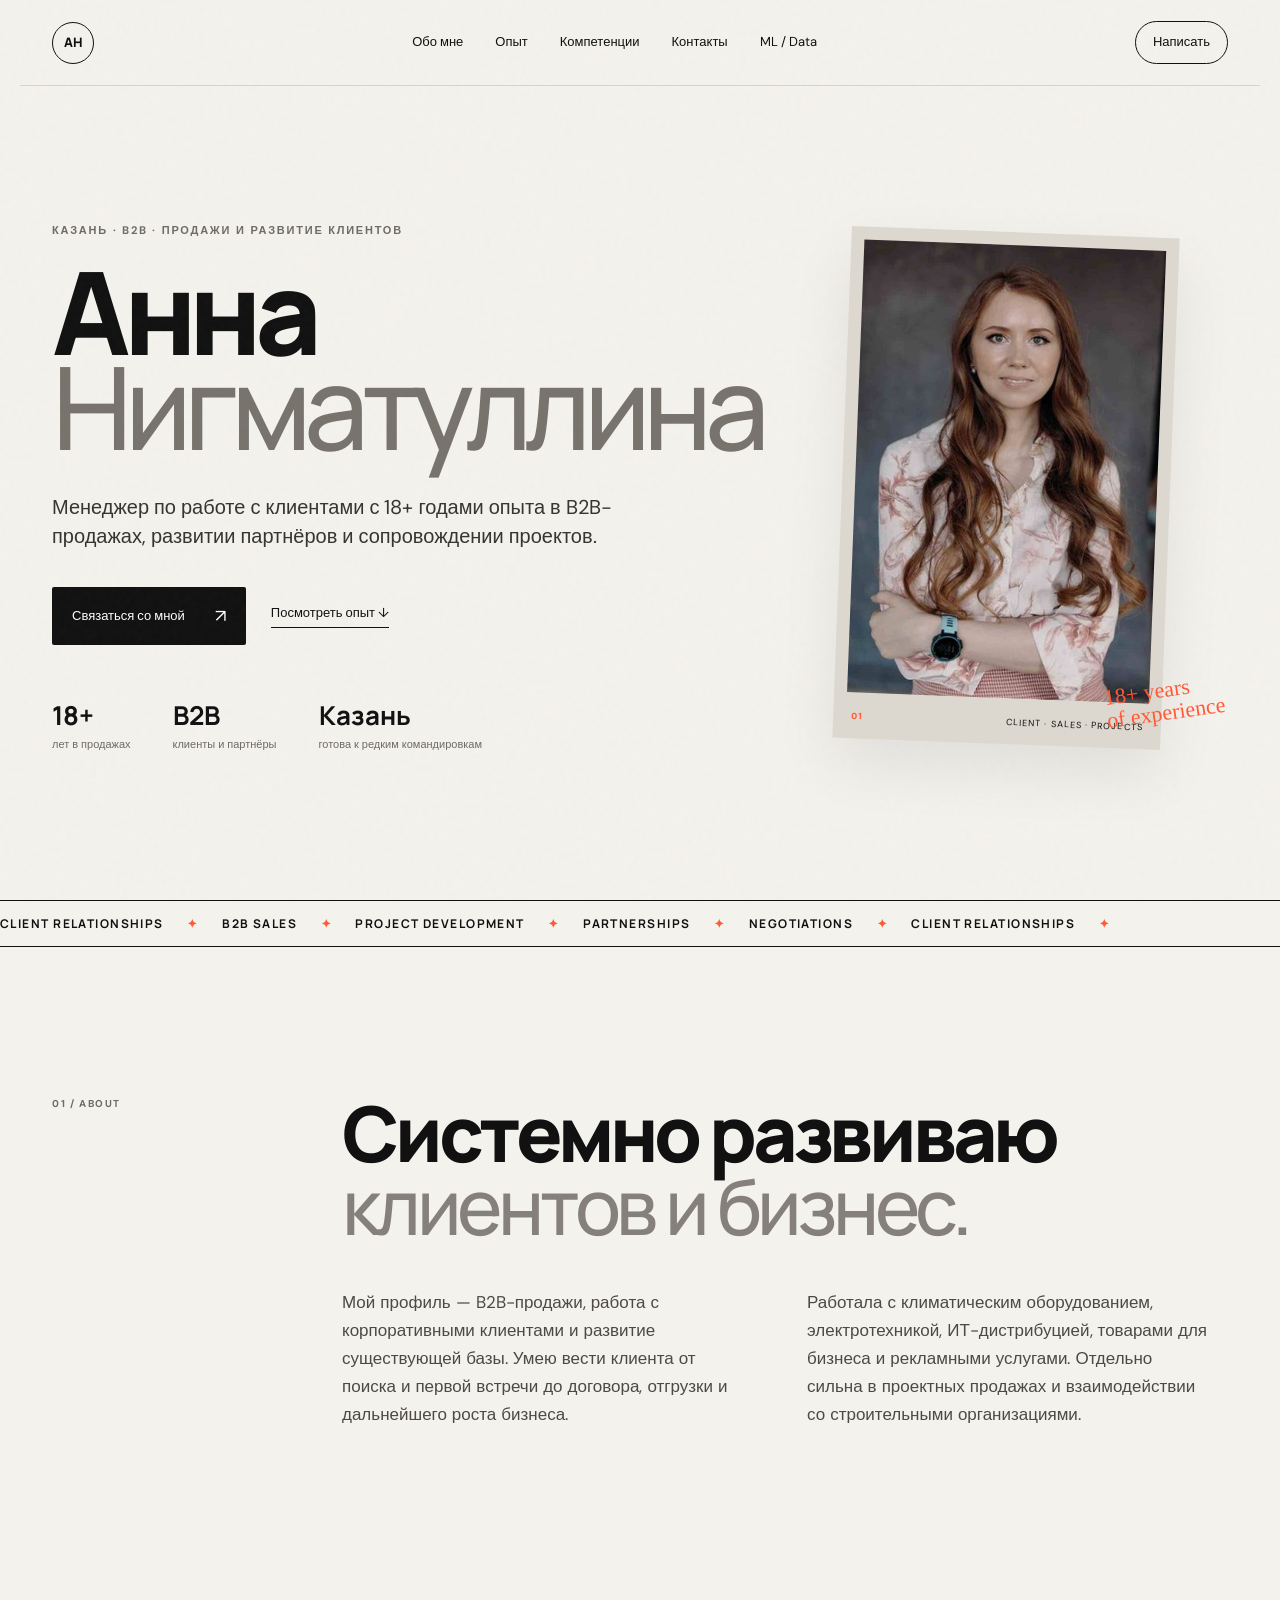
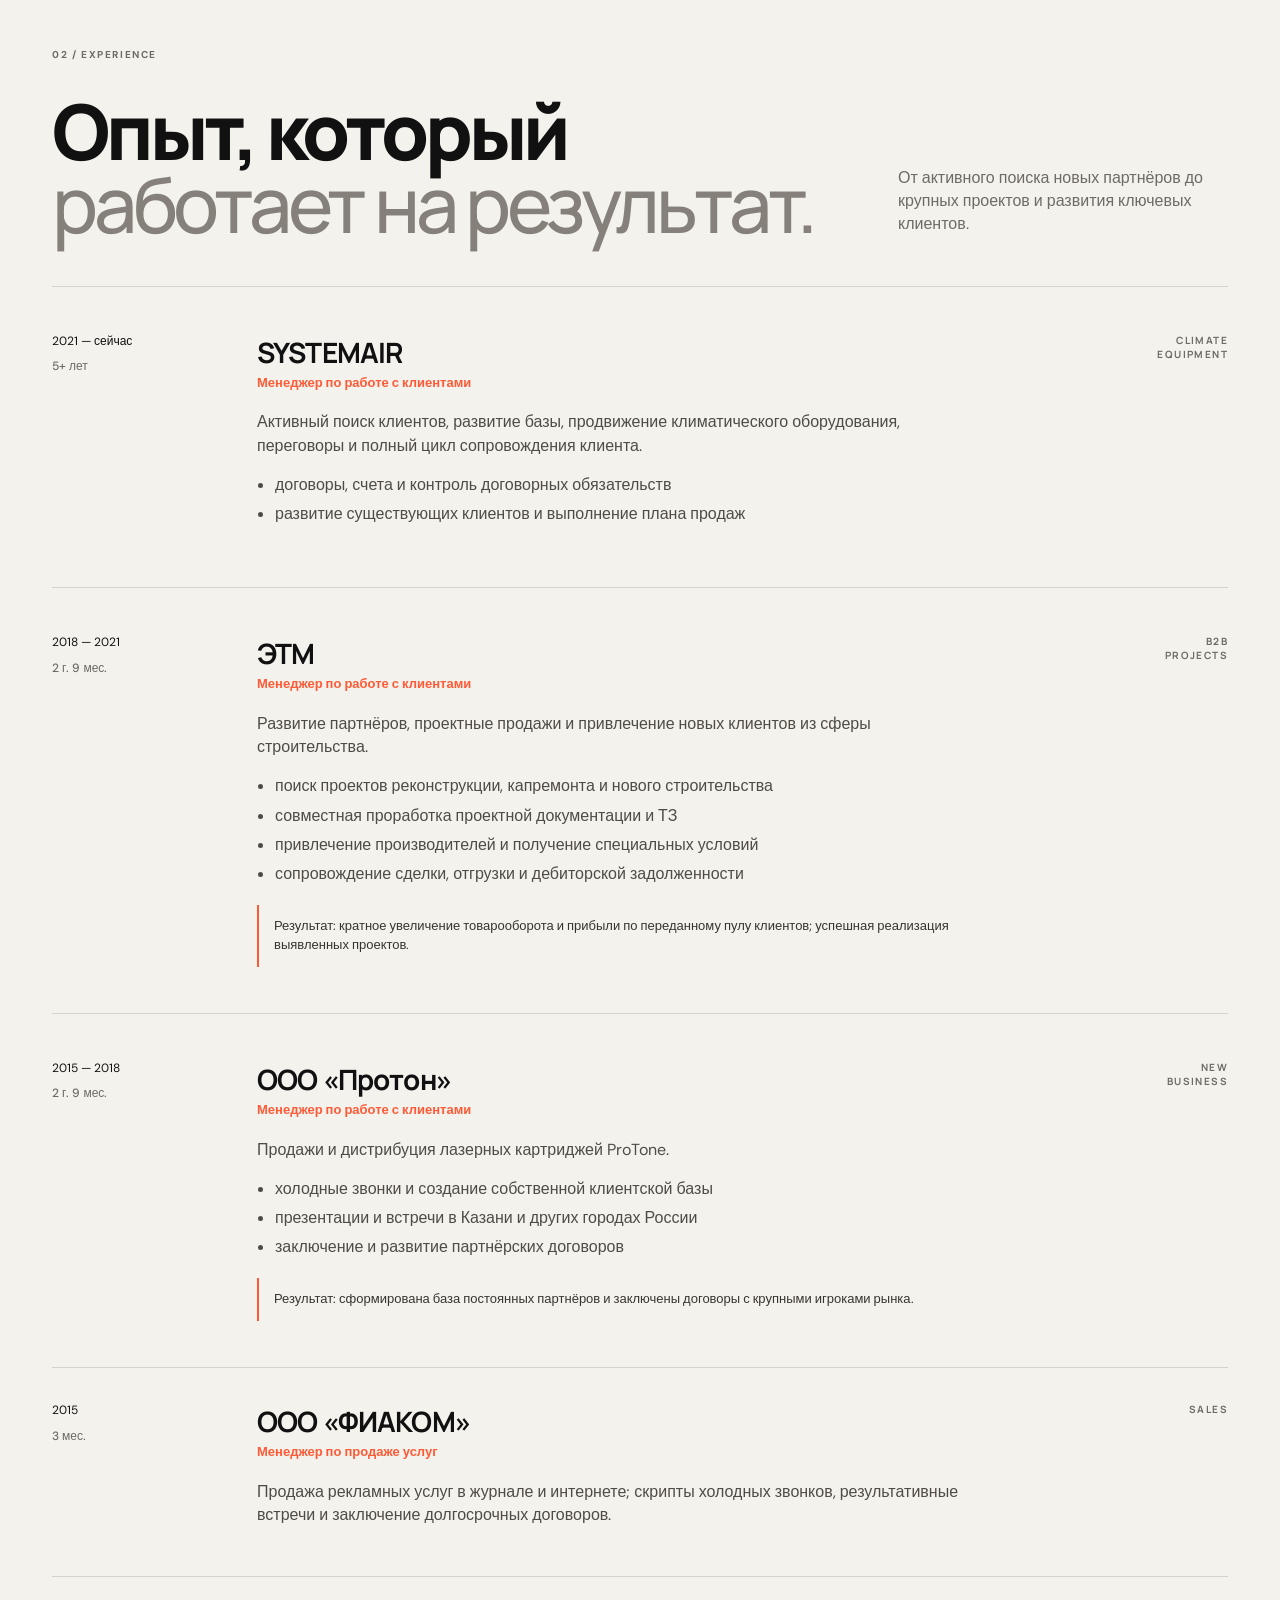
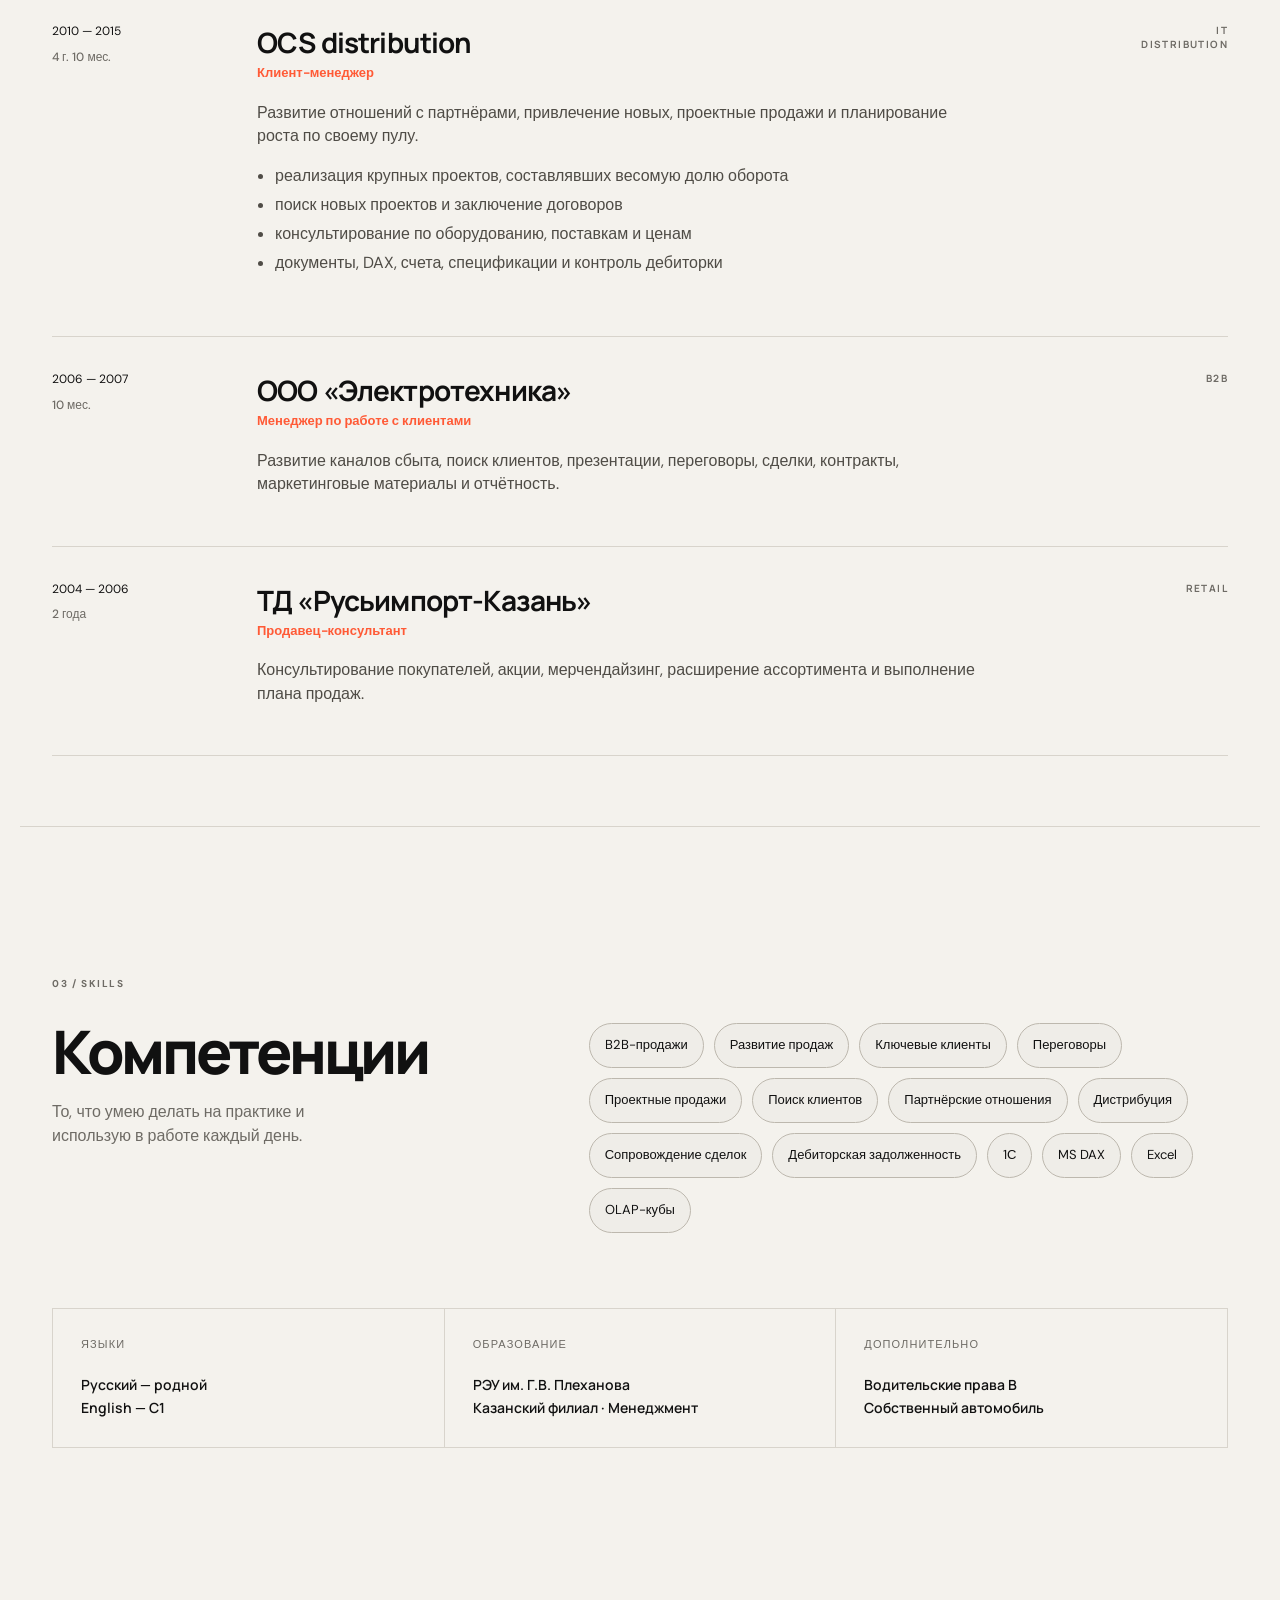
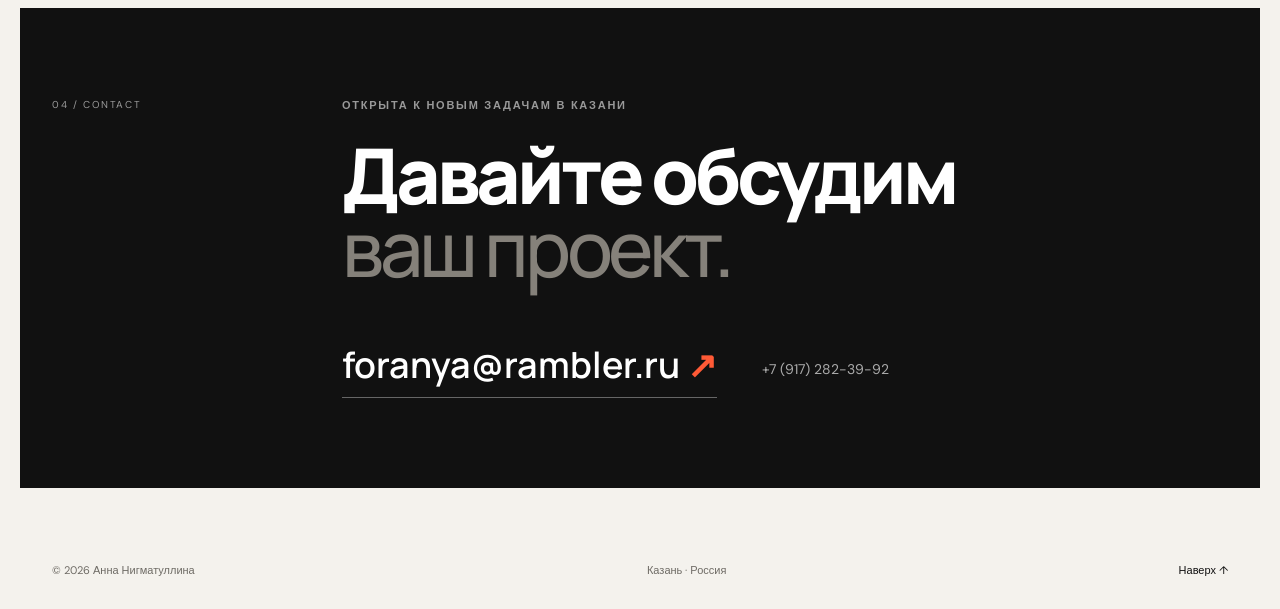
<file: index.html>
<!doctype html>
<html lang="ru">
<head>
  <meta charset="utf-8">
  <meta name="viewport" content="width=device-width, initial-scale=1">
  <meta name="description" content="Анна Нигматуллина — B2B продажи, развитие клиентов и проектов, Казань.">
  <meta name="theme-color" content="#111111">
  <title>Анна Нигматуллина — B2B Sales · Казань</title>
  <link rel="preconnect" href="https://fonts.googleapis.com">
  <link rel="preconnect" href="https://fonts.gstatic.com" crossorigin>
  <link href="https://fonts.googleapis.com/css2?family=DM+Sans:wght@400;500;600;700&family=Manrope:wght@500;600;700;800&display=swap" rel="stylesheet">
  <link rel="stylesheet" href="styles.css">
</head>
<body>
  <div class="grain"></div>
  <header class="nav wrap">
    <a class="brand" href="#top">АН</a>
    <nav>
      <a href="#about">Обо мне</a>
      <a href="#experience">Опыт</a>
      <a href="#skills">Компетенции</a>
      <a href="#contact">Контакты</a>
      <a href="ml/">ML / Data</a>
    </nav>
    <a class="nav-cta" href="mailto:foranya@rambler.ru">Написать</a>
  </header>

  <main id="top">
    <section class="hero wrap">
      <div class="hero-copy">
        <p class="eyebrow">КАЗАНЬ · B2B · ПРОДАЖИ И РАЗВИТИЕ КЛИЕНТОВ</p>
        <h1>Анна<br><span>Нигматуллина</span></h1>
        <p class="lead">Менеджер по работе с клиентами с 18+ годами опыта в B2B-продажах, развитии партнёров и сопровождении проектов.</p>
        <div class="hero-actions">
          <a class="button button-dark" href="mailto:foranya@rambler.ru">Связаться со мной <span>↗</span></a>
          <a class="text-link" href="#experience">Посмотреть опыт <span>↓</span></a>
        </div>
        <div class="facts">
          <div><strong>18+</strong><span>лет в продажах</span></div>
          <div><strong>B2B</strong><span>клиенты и партнёры</span></div>
          <div><strong>Казань</strong><span>готова к редким командировкам</span></div>
        </div>
      </div>
      <div class="hero-photo-wrap">
        <div class="photo-card">
          <img src="assets/anna-nigmatullina.png" alt="Анна Нигматуллина">
          <div class="photo-label"><span>01</span> CLIENT · SALES · PROJECTS</div>
        </div>
        <div class="scribble">18+ years<br>of experience</div>
      </div>
    </section>

    <section class="ticker"><div>CLIENT RELATIONSHIPS <i>✦</i> B2B SALES <i>✦</i> PROJECT DEVELOPMENT <i>✦</i> PARTNERSHIPS <i>✦</i> NEGOTIATIONS <i>✦</i> CLIENT RELATIONSHIPS <i>✦</i></div></section>

    <section id="about" class="section wrap two-col">
      <div class="section-index">01 / ABOUT</div>
      <div>
        <h2>Системно развиваю<br><em>клиентов и бизнес.</em></h2>
        <div class="about-grid">
          <p>Мой профиль — B2B-продажи, работа с корпоративными клиентами и развитие существующей базы. Умею вести клиента от поиска и первой встречи до договора, отгрузки и дальнейшего роста бизнеса.</p>
          <p>Работала с климатическим оборудованием, электротехникой, ИТ-дистрибуцией, товарами для бизнеса и рекламными услугами. Отдельно сильна в проектных продажах и взаимодействии со строительными организациями.</p>
        </div>
      </div>
    </section>

    <section id="experience" class="section wrap">
      <div class="section-index">02 / EXPERIENCE</div>
      <div class="experience-head">
        <h2>Опыт, который<br><em>работает на результат.</em></h2>
        <p>От активного поиска новых партнёров до крупных проектов и развития ключевых клиентов.</p>
      </div>
      <div class="timeline">
        <article class="job current">
          <div class="job-meta"><span>2021 — сейчас</span><b>5+ лет</b></div>
          <div class="job-main">
            <h3>SYSTEMAIR</h3><p class="role">Менеджер по работе с клиентами</p>
            <p>Активный поиск клиентов, развитие базы, продвижение климатического оборудования, переговоры и полный цикл сопровождения клиента.</p>
            <ul><li>договоры, счета и контроль договорных обязательств</li><li>развитие существующих клиентов и выполнение плана продаж</li></ul>
          </div>
          <div class="job-tag">CLIMATE<br>EQUIPMENT</div>
        </article>

        <article class="job">
          <div class="job-meta"><span>2018 — 2021</span><b>2 г. 9 мес.</b></div>
          <div class="job-main">
            <h3>ЭТМ</h3><p class="role">Менеджер по работе с клиентами</p>
            <p>Развитие партнёров, проектные продажи и привлечение новых клиентов из сферы строительства.</p>
            <ul><li>поиск проектов реконструкции, капремонта и нового строительства</li><li>совместная проработка проектной документации и ТЗ</li><li>привлечение производителей и получение специальных условий</li><li>сопровождение сделки, отгрузки и дебиторской задолженности</li></ul>
            <div class="result">Результат: кратное увеличение товарооборота и прибыли по переданному пулу клиентов; успешная реализация выявленных проектов.</div>
          </div>
          <div class="job-tag">B2B<br>PROJECTS</div>
        </article>

        <article class="job">
          <div class="job-meta"><span>2015 — 2018</span><b>2 г. 9 мес.</b></div>
          <div class="job-main">
            <h3>ООО «Протон»</h3><p class="role">Менеджер по работе с клиентами</p>
            <p>Продажи и дистрибуция лазерных картриджей ProTone.</p>
            <ul><li>холодные звонки и создание собственной клиентской базы</li><li>презентации и встречи в Казани и других городах России</li><li>заключение и развитие партнёрских договоров</li></ul>
            <div class="result">Результат: сформирована база постоянных партнёров и заключены договоры с крупными игроками рынка.</div>
          </div>
          <div class="job-tag">NEW<br>BUSINESS</div>
        </article>

        <article class="job compact">
          <div class="job-meta"><span>2015</span><b>3 мес.</b></div>
          <div class="job-main"><h3>ООО «ФИАКОМ»</h3><p class="role">Менеджер по продаже услуг</p><p>Продажа рекламных услуг в журнале и интернете; скрипты холодных звонков, результативные встречи и заключение долгосрочных договоров.</p></div>
          <div class="job-tag">SALES</div>
        </article>

        <article class="job">
          <div class="job-meta"><span>2010 — 2015</span><b>4 г. 10 мес.</b></div>
          <div class="job-main"><h3>OCS distribution</h3><p class="role">Клиент-менеджер</p><p>Развитие отношений с партнёрами, привлечение новых, проектные продажи и планирование роста по своему пулу.</p><ul><li>реализация крупных проектов, составлявших весомую долю оборота</li><li>поиск новых проектов и заключение договоров</li><li>консультирование по оборудованию, поставкам и ценам</li><li>документы, DAX, счета, спецификации и контроль дебиторки</li></ul></div>
          <div class="job-tag">IT<br>DISTRIBUTION</div>
        </article>

        <article class="job compact">
          <div class="job-meta"><span>2006 — 2007</span><b>10 мес.</b></div>
          <div class="job-main"><h3>ООО «Электротехника»</h3><p class="role">Менеджер по работе с клиентами</p><p>Развитие каналов сбыта, поиск клиентов, презентации, переговоры, сделки, контракты, маркетинговые материалы и отчётность.</p></div>
          <div class="job-tag">B2B</div>
        </article>

        <article class="job compact last">
          <div class="job-meta"><span>2004 — 2006</span><b>2 года</b></div>
          <div class="job-main"><h3>ТД «Русьимпорт-Казань»</h3><p class="role">Продавец-консультант</p><p>Консультирование покупателей, акции, мерчендайзинг, расширение ассортимента и выполнение плана продаж.</p></div>
          <div class="job-tag">RETAIL</div>
        </article>
      </div>
    </section>

    <section id="skills" class="section wrap skills-section">
      <div class="section-index">03 / SKILLS</div>
      <div class="skills-layout">
        <div>
          <h2>Компетенции</h2>
          <p class="muted">То, что умею делать на практике и использую в работе каждый день.</p>
        </div>
        <div class="skill-cloud">
          <span>B2B-продажи</span><span>Развитие продаж</span><span>Ключевые клиенты</span><span>Переговоры</span><span>Проектные продажи</span><span>Поиск клиентов</span><span>Партнёрские отношения</span><span>Дистрибуция</span><span>Сопровождение сделок</span><span>Дебиторская задолженность</span><span>1С</span><span>MS DAX</span><span>Excel</span><span>OLAP-кубы</span>
        </div>
      </div>
      <div class="mini-cards">
        <div><span>Языки</span><strong>Русский — родной<br>English — C1</strong></div>
        <div><span>Образование</span><strong>РЭУ им. Г.В. Плеханова<br>Казанский филиал · Менеджмент</strong></div>
        <div><span>Дополнительно</span><strong>Водительские права B<br>Собственный автомобиль</strong></div>
      </div>
    </section>

    <section id="contact" class="contact wrap">
      <div class="contact-note">04 / CONTACT</div>
      <div>
        <p class="eyebrow">ОТКРЫТА К НОВЫМ ЗАДАЧАМ В КАЗАНИ</p>
        <h2>Давайте обсудим<br><em>ваш проект.</em></h2>
        <div class="contact-row">
          <a class="contact-mail" href="mailto:foranya@rambler.ru">foranya@rambler.ru <span>↗</span></a>
          <a class="contact-phone" href="tel:+79172823992">+7 (917) 282-39-92</a>
        </div>
      </div>
    </section>
  </main>

  <footer class="wrap footer"><span>© 2026 Анна Нигматуллина</span><span>Казань · Россия</span><a href="#top">Наверх ↑</a></footer>
  <script src="script.js"></script>
</body>
</html>
</file>
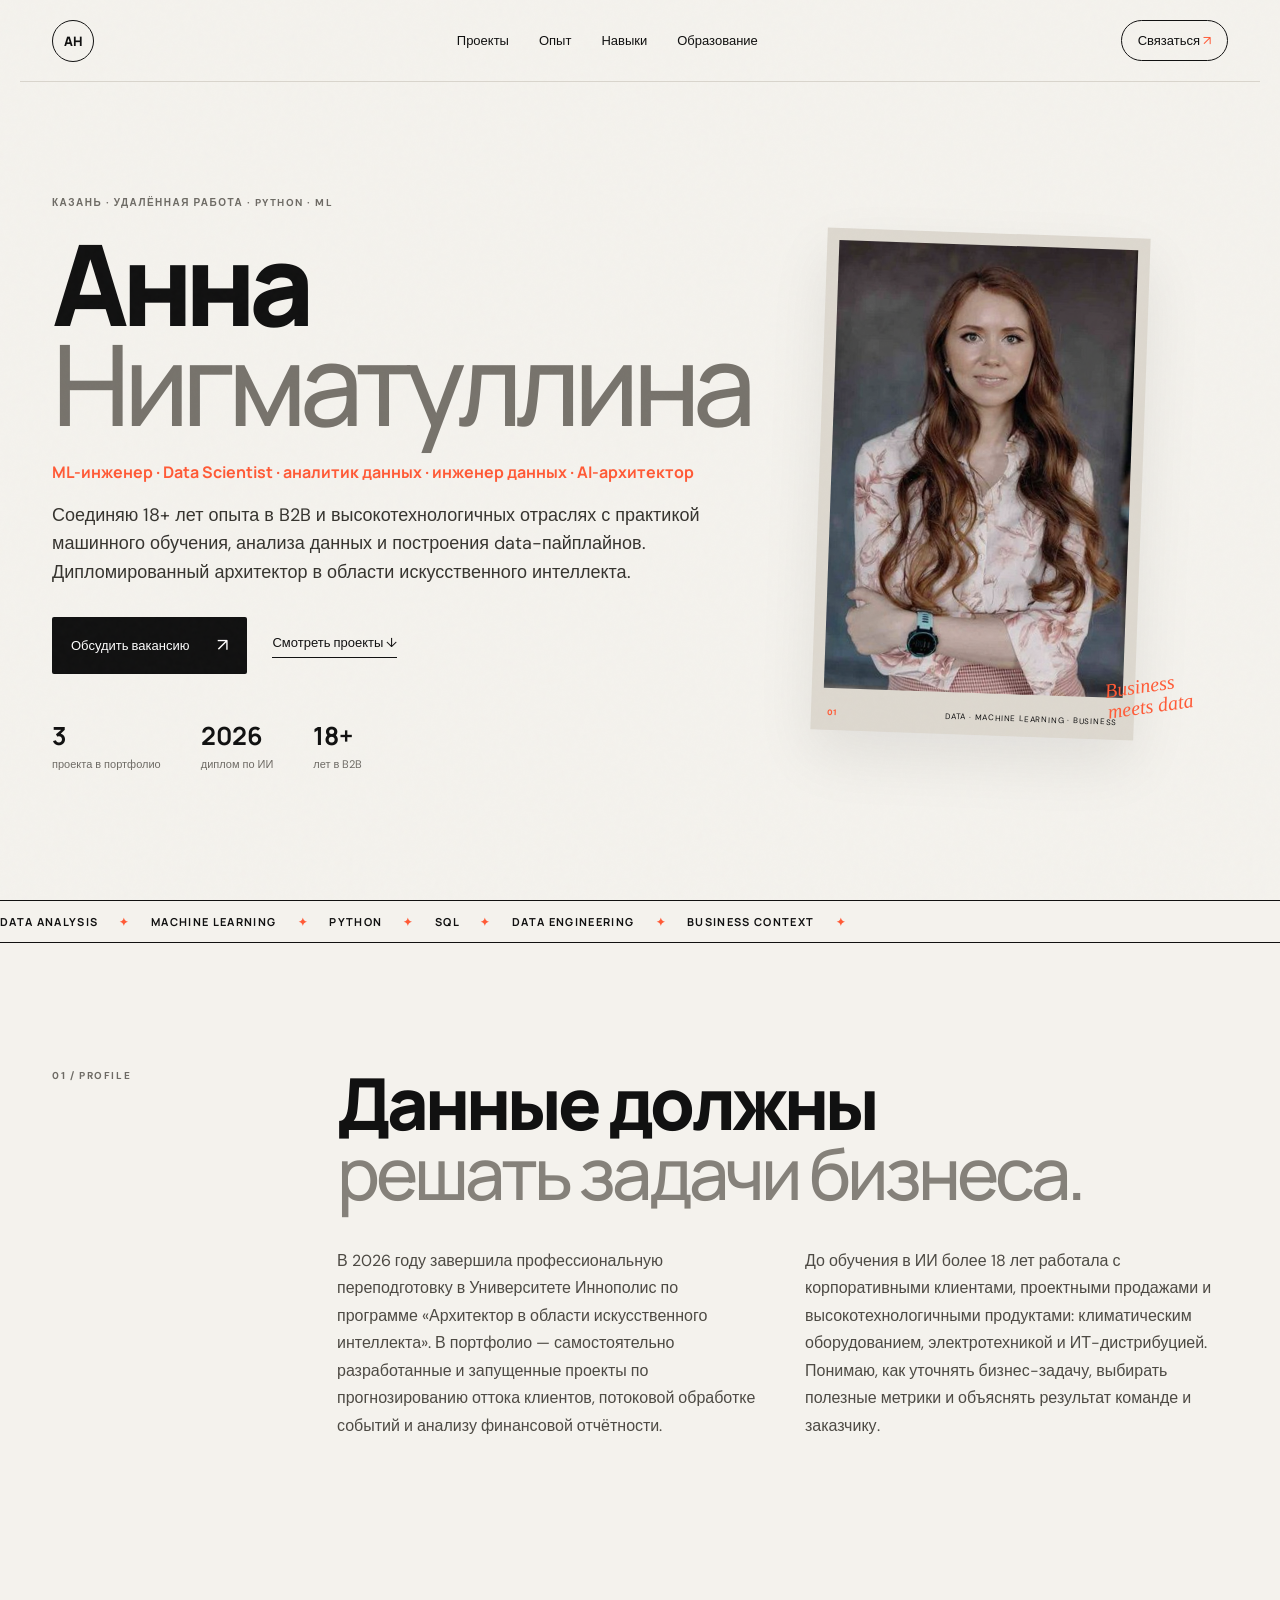
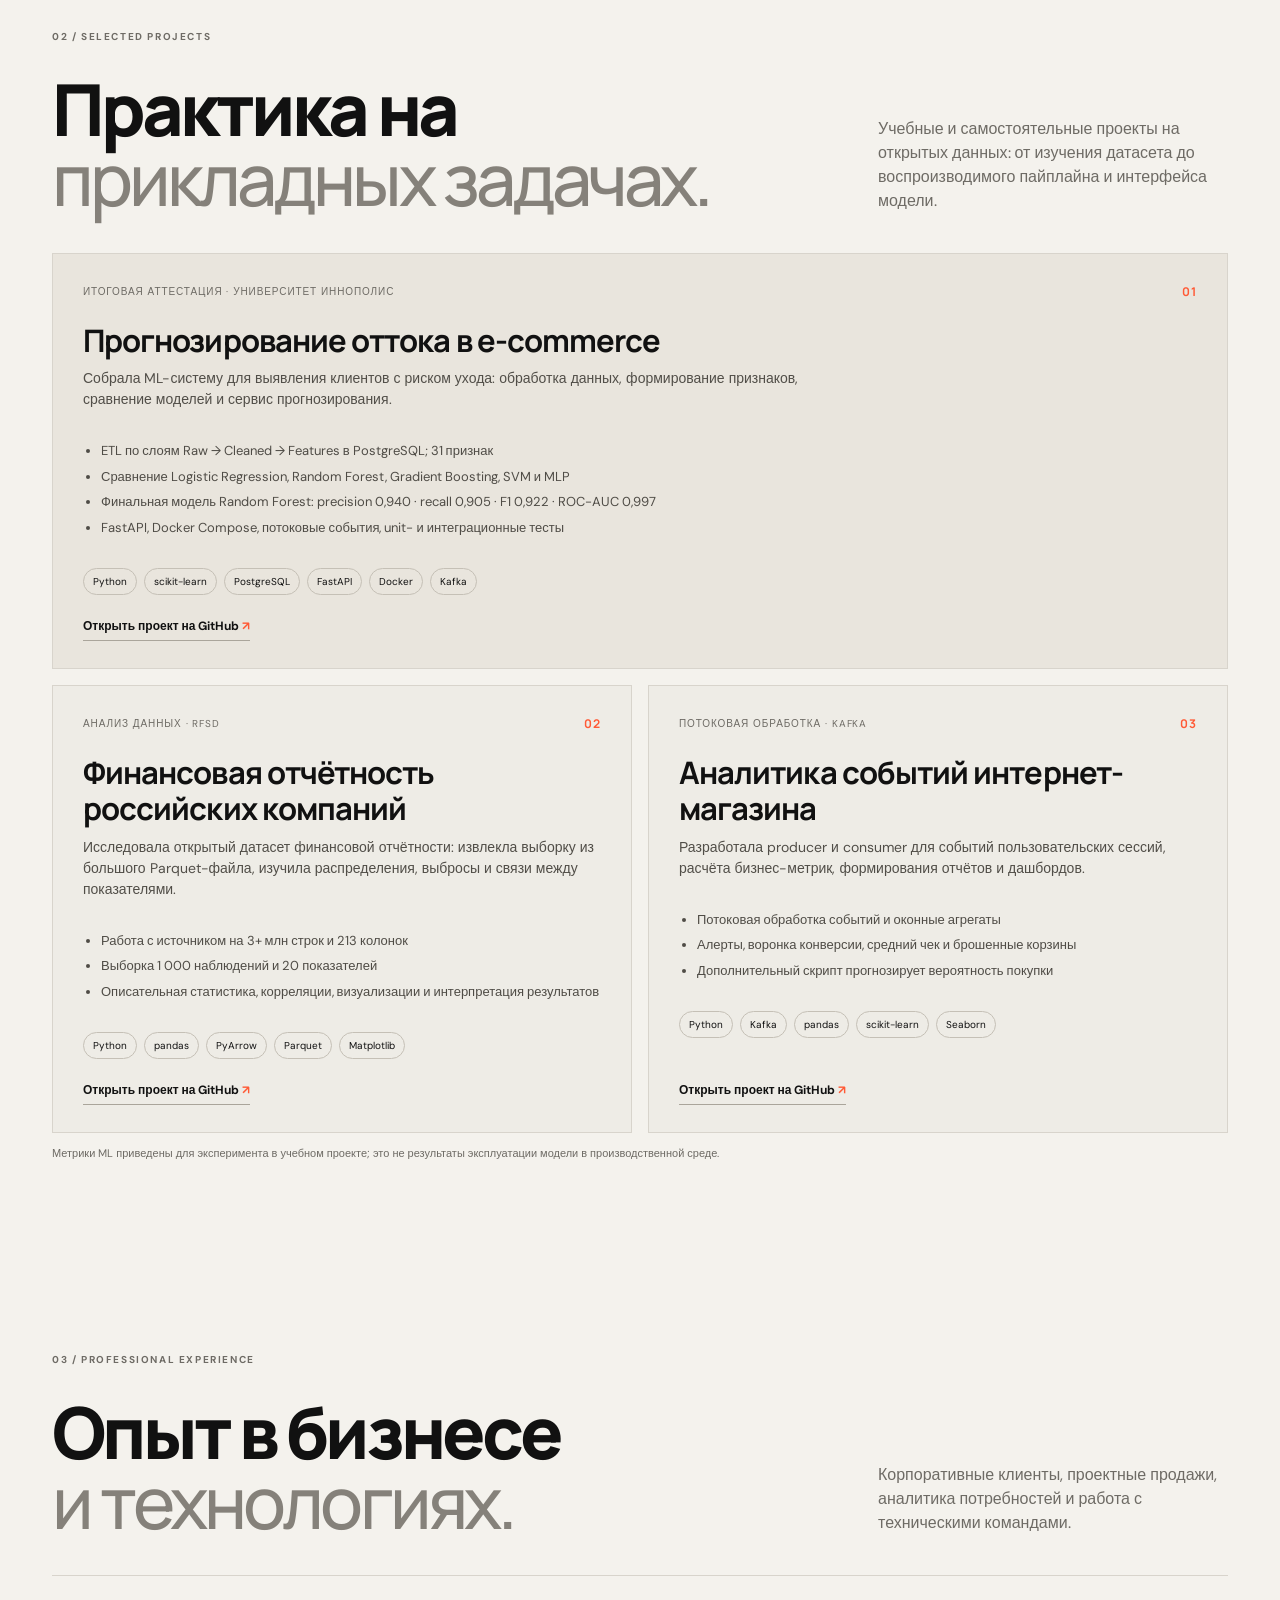
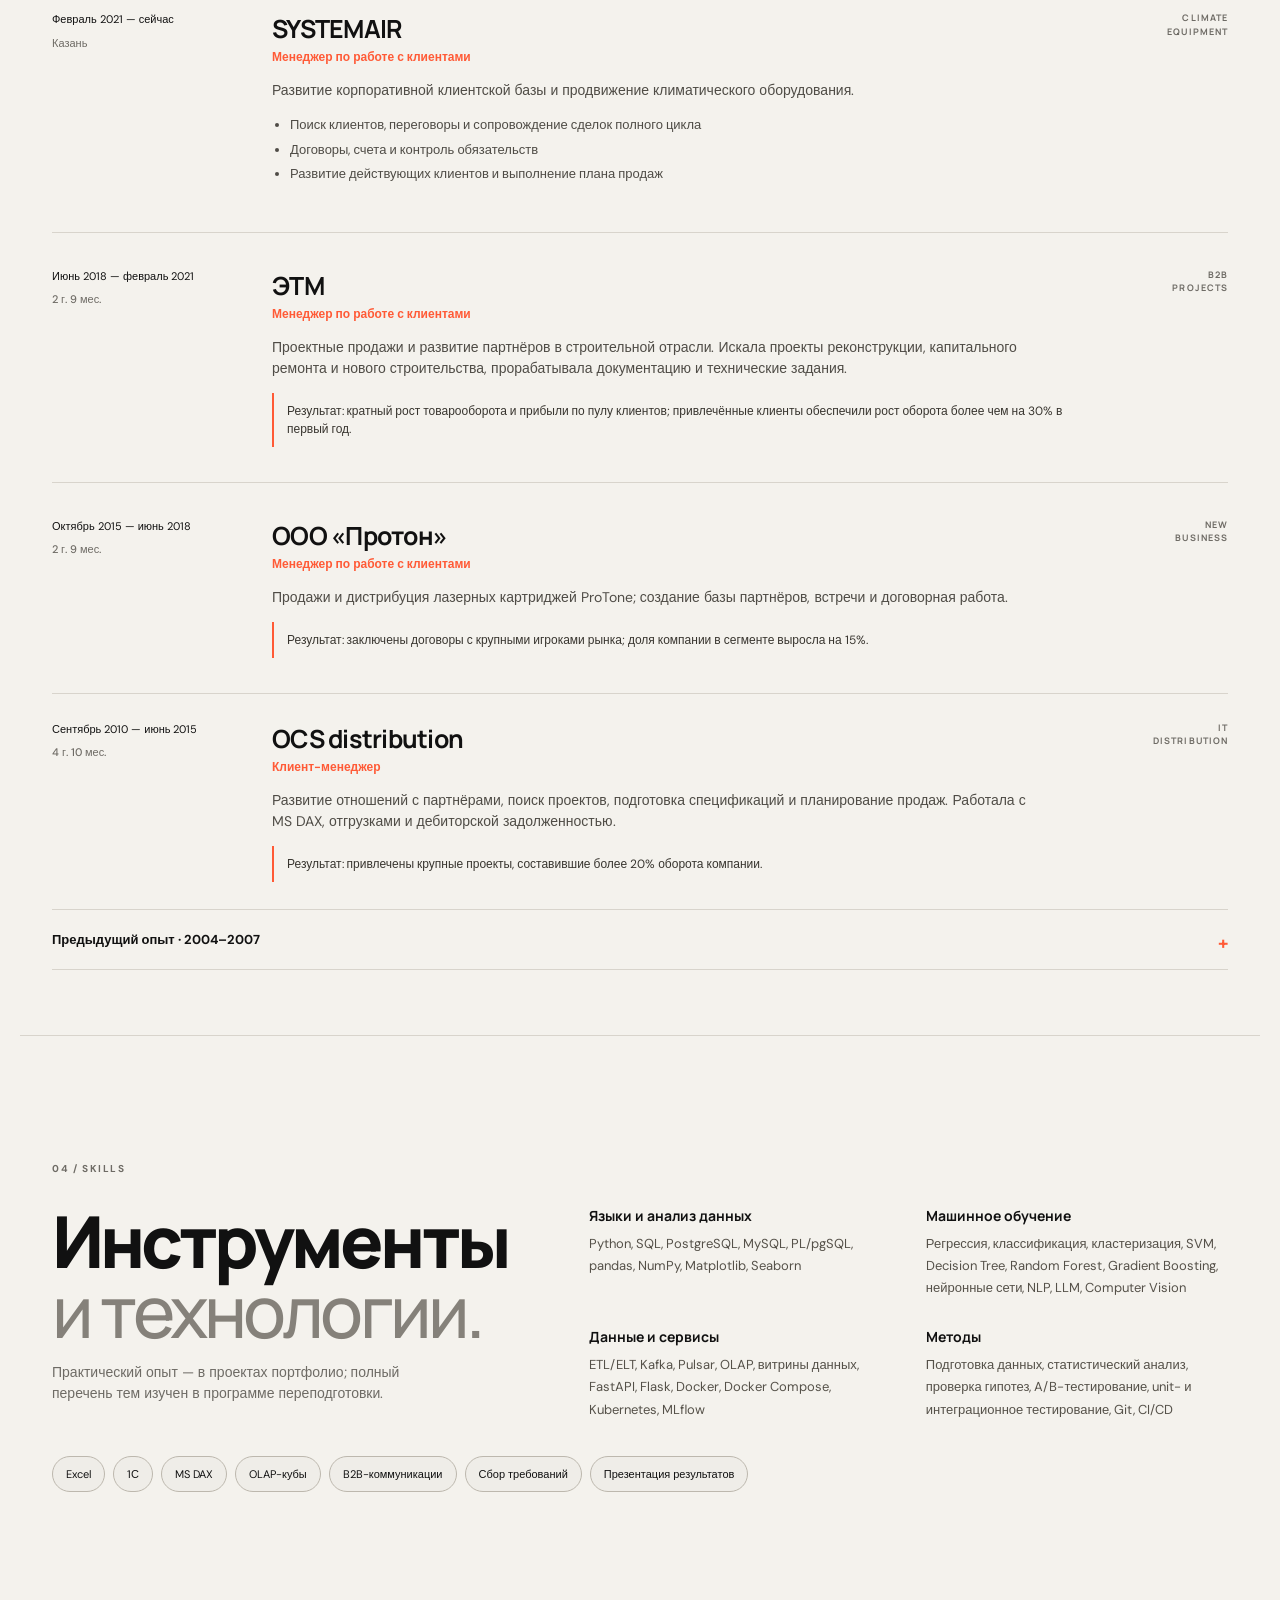
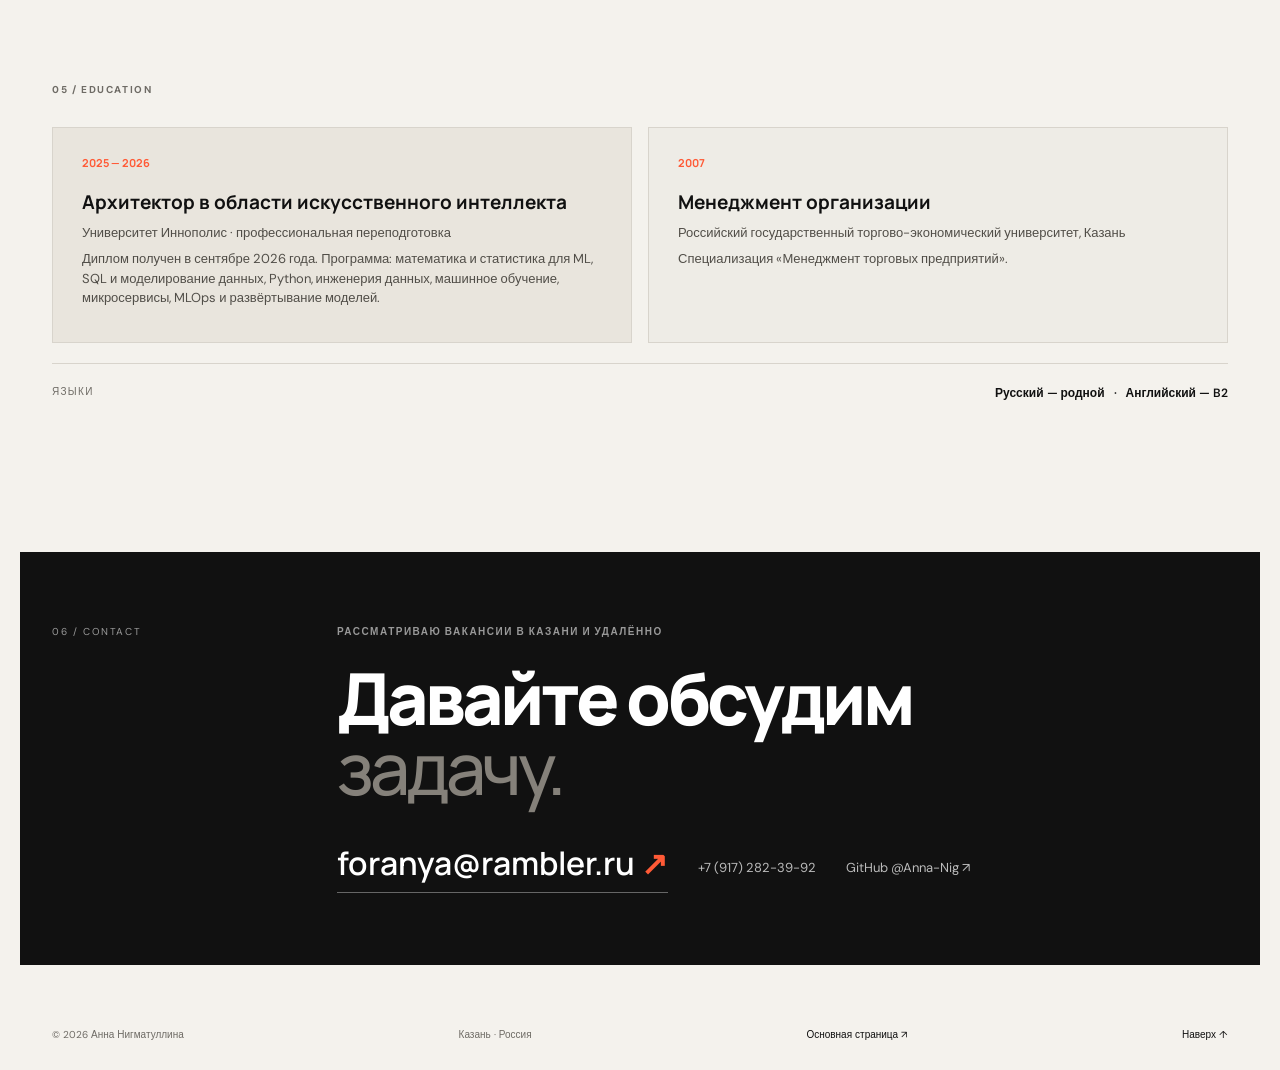
<file: ml/index.html>
<!doctype html>
<html lang="ru">
<head>
  <meta charset="utf-8">
  <meta name="viewport" content="width=device-width, initial-scale=1">
  <meta name="description" content="Анна Нигматуллина — ML-инженер, Data Scientist и аналитик данных. Обучение в Университете Иннополис, проекты Python, SQL, машинное обучение и data engineering.">
  <meta name="theme-color" content="#111111">
  <title>Анна Нигматуллина — ML Engineer · Data Scientist</title>
  <link rel="preconnect" href="https://fonts.googleapis.com">
  <link rel="preconnect" href="https://fonts.gstatic.com" crossorigin>
  <link href="https://fonts.googleapis.com/css2?family=DM+Sans:wght@400;500;600;700&family=Manrope:wght@500;600;700;800&display=swap" rel="stylesheet">
  <link rel="stylesheet" href="styles.css">
</head>
<body>
  <div class="grain" aria-hidden="true"></div>
  <header class="nav wrap">
    <a class="brand" href="#top" aria-label="В начало">АН</a>
    <nav aria-label="Основная навигация">
      <a href="#projects">Проекты</a>
      <a href="#experience">Опыт</a>
      <a href="#skills">Навыки</a>
      <a href="#education">Образование</a>
    </nav>
    <a class="nav-cta" href="mailto:foranya@rambler.ru">Связаться <span>↗</span></a>
  </header>

  <main id="top">
    <section class="hero wrap">
      <div class="hero-copy">
        <p class="eyebrow">КАЗАНЬ · УДАЛЁННАЯ РАБОТА · PYTHON · ML</p>
        <h1>Анна<br><span>Нигматуллина</span></h1>
        <p class="role-line">ML-инженер · Data Scientist · аналитик данных · инженер данных · AI-архитектор</p>
        <p class="lead">Соединяю 18+ лет опыта в B2B и высокотехнологичных отраслях с практикой машинного обучения, анализа данных и построения data-пайплайнов. Дипломированный архитектор в области искусственного интеллекта.</p>
        <div class="hero-actions">
          <a class="button button-dark" href="mailto:foranya@rambler.ru">Обсудить вакансию <span>↗</span></a>
          <a class="text-link" href="#projects">Смотреть проекты <span>↓</span></a>
        </div>
        <div class="facts">
          <div><strong>3</strong><span>проекта в портфолио</span></div>
          <div><strong>2026</strong><span>диплом по ИИ</span></div>
          <div><strong>18+</strong><span>лет в B2B</span></div>
        </div>
      </div>
      <div class="hero-photo-wrap">
        <div class="photo-card">
          <img src="../assets/anna-nigmatullina.png" alt="Анна Нигматуллина">
          <div class="photo-label"><span>01</span> DATA · MACHINE LEARNING · BUSINESS</div>
        </div>
        <div class="scribble">Business<br>meets data</div>
      </div>
    </section>

    <section class="ticker" aria-label="Области работы"><div>DATA ANALYSIS <i>✦</i> MACHINE LEARNING <i>✦</i> PYTHON <i>✦</i> SQL <i>✦</i> DATA ENGINEERING <i>✦</i> BUSINESS CONTEXT <i>✦</i></div></section>

    <section id="about" class="section wrap two-col">
      <div class="section-index">01 / PROFILE</div>
      <div>
        <h2>Данные должны<br><em>решать задачи бизнеса.</em></h2>
        <div class="about-grid">
          <p>В 2026 году завершила профессиональную переподготовку в Университете Иннополис по программе «Архитектор в области искусственного интеллекта». В портфолио — самостоятельно разработанные и запущенные проекты по прогнозированию оттока клиентов, потоковой обработке событий и анализу финансовой отчётности.</p>
          <p>До обучения в ИИ более 18 лет работала с корпоративными клиентами, проектными продажами и высокотехнологичными продуктами: климатическим оборудованием, электротехникой и ИТ-дистрибуцией. Понимаю, как уточнять бизнес-задачу, выбирать полезные метрики и объяснять результат команде и заказчику.</p>
        </div>
      </div>
    </section>

    <section id="projects" class="section wrap projects-section">
      <div class="section-index">02 / SELECTED PROJECTS</div>
      <div class="experience-head">
        <h2>Практика на<br><em>прикладных задачах.</em></h2>
        <p>Учебные и самостоятельные проекты на открытых данных: от изучения датасета до воспроизводимого пайплайна и интерфейса модели.</p>
      </div>
      <div class="project-grid">
        <article class="project-card featured">
          <div class="project-top"><span>Итоговая аттестация · Университет Иннополис</span><span class="project-no">01</span></div>
          <h3>Прогнозирование оттока в e-commerce</h3>
          <p>Собрала ML-систему для выявления клиентов с риском ухода: обработка данных, формирование признаков, сравнение моделей и сервис прогнозирования.</p>
          <ul>
            <li>ETL по слоям Raw → Cleaned → Features в PostgreSQL; 31 признак</li>
            <li>Сравнение Logistic Regression, Random Forest, Gradient Boosting, SVM и MLP</li>
            <li>Финальная модель Random Forest: precision 0,940 · recall 0,905 · F1 0,922 · ROC-AUC 0,997</li>
            <li>FastAPI, Docker Compose, потоковые события, unit- и интеграционные тесты</li>
          </ul>
          <div class="project-tags"><span>Python</span><span>scikit-learn</span><span>PostgreSQL</span><span>FastAPI</span><span>Docker</span><span>Kafka</span></div>
          <a class="project-link" href="https://github.com/Anna-Nig/Customer-Churn-Prediction-ML--" target="_blank" rel="noreferrer">Открыть проект на GitHub <span>↗</span></a>
        </article>

        <article class="project-card">
          <div class="project-top"><span>Анализ данных · RFSD</span><span class="project-no">02</span></div>
          <h3>Финансовая отчётность российских компаний</h3>
          <p>Исследовала открытый датасет финансовой отчётности: извлекла выборку из большого Parquet-файла, изучила распределения, выбросы и связи между показателями.</p>
          <ul>
            <li>Работа с источником на 3+ млн строк и 213 колонок</li>
            <li>Выборка 1 000 наблюдений и 20 показателей</li>
            <li>Описательная статистика, корреляции, визуализации и интерпретация результатов</li>
          </ul>
          <div class="project-tags"><span>Python</span><span>pandas</span><span>PyArrow</span><span>Parquet</span><span>Matplotlib</span></div>
          <a class="project-link" href="https://github.com/Anna-Nig/rfsd-analysis" target="_blank" rel="noreferrer">Открыть проект на GitHub <span>↗</span></a>
        </article>

        <article class="project-card">
          <div class="project-top"><span>Потоковая обработка · Kafka</span><span class="project-no">03</span></div>
          <h3>Аналитика событий интернет-магазина</h3>
          <p>Разработала producer и consumer для событий пользовательских сессий, расчёта бизнес-метрик, формирования отчётов и дашбордов.</p>
          <ul>
            <li>Потоковая обработка событий и оконные агрегаты</li>
            <li>Алерты, воронка конверсии, средний чек и брошенные корзины</li>
            <li>Дополнительный скрипт прогнозирует вероятность покупки</li>
          </ul>
          <div class="project-tags"><span>Python</span><span>Kafka</span><span>pandas</span><span>scikit-learn</span><span>Seaborn</span></div>
          <a class="project-link" href="https://github.com/Anna-Nig/Kafka" target="_blank" rel="noreferrer">Открыть проект на GitHub <span>↗</span></a>
        </article>
      </div>
      <p class="project-note">Метрики ML приведены для эксперимента в учебном проекте; это не результаты эксплуатации модели в производственной среде.</p>
    </section>

    <section id="experience" class="section wrap">
      <div class="section-index">03 / PROFESSIONAL EXPERIENCE</div>
      <div class="experience-head">
        <h2>Опыт в бизнесе<br><em>и технологиях.</em></h2>
        <p>Корпоративные клиенты, проектные продажи, аналитика потребностей и работа с техническими командами.</p>
      </div>
      <div class="timeline">
        <article class="job current">
          <div class="job-meta"><span>Февраль 2021 — сейчас</span><b>Казань</b></div>
          <div class="job-main">
            <h3>SYSTEMAIR</h3><p class="role">Менеджер по работе с клиентами</p>
            <p>Развитие корпоративной клиентской базы и продвижение климатического оборудования.</p>
            <ul><li>Поиск клиентов, переговоры и сопровождение сделок полного цикла</li><li>Договоры, счета и контроль обязательств</li><li>Развитие действующих клиентов и выполнение плана продаж</li></ul>
          </div>
          <div class="job-tag">CLIMATE<br>EQUIPMENT</div>
        </article>
        <article class="job">
          <div class="job-meta"><span>Июнь 2018 — февраль 2021</span><b>2 г. 9 мес.</b></div>
          <div class="job-main">
            <h3>ЭТМ</h3><p class="role">Менеджер по работе с клиентами</p>
            <p>Проектные продажи и развитие партнёров в строительной отрасли. Искала проекты реконструкции, капитального ремонта и нового строительства, прорабатывала документацию и технические задания.</p>
            <div class="result">Результат: кратный рост товарооборота и прибыли по пулу клиентов; привлечённые клиенты обеспечили рост оборота более чем на 30% в первый год.</div>
          </div>
          <div class="job-tag">B2B<br>PROJECTS</div>
        </article>
        <article class="job">
          <div class="job-meta"><span>Октябрь 2015 — июнь 2018</span><b>2 г. 9 мес.</b></div>
          <div class="job-main">
            <h3>ООО «Протон»</h3><p class="role">Менеджер по работе с клиентами</p>
            <p>Продажи и дистрибуция лазерных картриджей ProTone; создание базы партнёров, встречи и договорная работа.</p>
            <div class="result">Результат: заключены договоры с крупными игроками рынка; доля компании в сегменте выросла на 15%.</div>
          </div>
          <div class="job-tag">NEW<br>BUSINESS</div>
        </article>
        <article class="job compact">
          <div class="job-meta"><span>Сентябрь 2010 — июнь 2015</span><b>4 г. 10 мес.</b></div>
          <div class="job-main"><h3>OCS distribution</h3><p class="role">Клиент-менеджер</p><p>Развитие отношений с партнёрами, поиск проектов, подготовка спецификаций и планирование продаж. Работала с MS DAX, отгрузками и дебиторской задолженностью.</p><div class="result">Результат: привлечены крупные проекты, составившие более 20% оборота компании.</div></div>
          <div class="job-tag">IT<br>DISTRIBUTION</div>
        </article>
        <details class="earlier">
          <summary>Предыдущий опыт · 2004–2007</summary>
          <div class="earlier-content">
            <p><strong>ООО «Электротехника»</strong> · Менеджер по работе с клиентами · 2006–2007</p>
            <p><strong>ТД «Русьимпорт-Казань»</strong> · Продавец-консультант · 2004–2006</p>
          </div>
        </details>
      </div>
    </section>

    <section id="skills" class="section wrap skills-section">
      <div class="section-index">04 / SKILLS</div>
      <div class="skills-layout">
        <div>
          <h2>Инструменты<br><em>и технологии.</em></h2>
          <p class="muted">Практический опыт — в проектах портфолио; полный перечень тем изучен в программе переподготовки.</p>
        </div>
        <div class="skill-groups">
          <div><h3>Языки и анализ данных</h3><p>Python, SQL, PostgreSQL, MySQL, PL/pgSQL, pandas, NumPy, Matplotlib, Seaborn</p></div>
          <div><h3>Машинное обучение</h3><p>Регрессия, классификация, кластеризация, SVM, Decision Tree, Random Forest, Gradient Boosting, нейронные сети, NLP, LLM, Computer Vision</p></div>
          <div><h3>Данные и сервисы</h3><p>ETL/ELT, Kafka, Pulsar, OLAP, витрины данных, FastAPI, Flask, Docker, Docker Compose, Kubernetes, MLflow</p></div>
          <div><h3>Методы</h3><p>Подготовка данных, статистический анализ, проверка гипотез, A/B-тестирование, unit- и интеграционное тестирование, Git, CI/CD</p></div>
        </div>
      </div>
      <div class="skill-cloud"><span>Excel</span><span>1С</span><span>MS DAX</span><span>OLAP-кубы</span><span>B2B-коммуникации</span><span>Сбор требований</span><span>Презентация результатов</span></div>
    </section>

    <section id="education" class="section wrap education-section">
      <div class="section-index">05 / EDUCATION</div>
      <div class="education-grid">
        <article class="education-card primary">
          <span class="year">2025 — 2026</span>
          <h3>Архитектор в области искусственного интеллекта</h3>
          <p>Университет Иннополис · профессиональная переподготовка</p>
          <p>Диплом получен в сентябре 2026 года. Программа: математика и статистика для ML, SQL и моделирование данных, Python, инженерия данных, машинное обучение, микросервисы, MLOps и развёртывание моделей.</p>
        </article>
        <article class="education-card">
          <span class="year">2007</span>
          <h3>Менеджмент организации</h3>
          <p>Российский государственный торгово-экономический университет, Казань</p>
          <p>Специализация «Менеджмент торговых предприятий».</p>
        </article>
      </div>
      <div class="language"><span>ЯЗЫКИ</span><strong>Русский — родной&nbsp;&nbsp; · &nbsp;&nbsp;Английский — B2</strong></div>
    </section>

    <section id="contact" class="contact wrap">
      <div class="contact-note">06 / CONTACT</div>
      <div>
        <p class="eyebrow">РАССМАТРИВАЮ ВАКАНСИИ В КАЗАНИ И УДАЛЁННО</p>
        <h2>Давайте обсудим<br><em>задачу.</em></h2>
        <div class="contact-row">
          <a class="contact-mail" href="mailto:foranya@rambler.ru">foranya@rambler.ru <span>↗</span></a>
          <a class="contact-phone" href="tel:+79172823992">+7 (917) 282-39-92</a>
          <a class="contact-github" href="https://github.com/Anna-Nig" target="_blank" rel="noreferrer">GitHub @Anna-Nig ↗</a>
        </div>
      </div>
    </section>
  </main>

  <footer class="wrap footer"><span>© 2026 Анна Нигматуллина</span><span>Казань · Россия</span><a href="../">Основная страница ↗</a><a href="#top">Наверх ↑</a></footer>
  <script src="script.js"></script>
</body>
</html>
</file>
<file: styles.css>
:root{--bg:#f4f2ed;--ink:#111;--muted:#6e6b65;--line:#d8d4cc;--accent:#ff5a36;--card:#e9e5dd;--max:1240px}
*{box-sizing:border-box}html{scroll-behavior:smooth}body{margin:0;background:var(--bg);color:var(--ink);font-family:'DM Sans',Arial,sans-serif;line-height:1.45}.grain{position:fixed;inset:0;pointer-events:none;opacity:.035;background-image:url("data:image/svg+xml,%3Csvg viewBox='0 0 180 180' xmlns='http://www.w3.org/2000/svg'%3E%3Cfilter id='n'%3E%3CfeTurbulence type='fractalNoise' baseFrequency='.8' numOctaves='3' stitchTiles='stitch'/%3E%3C/filter%3E%3Crect width='100%25' height='100%25' filter='url(%23n)' opacity='.8'/%3E%3C/svg%3E")}.wrap{max-width:var(--max);margin:auto;padding-left:32px;padding-right:32px}.nav{height:86px;display:flex;align-items:center;justify-content:space-between;border-bottom:1px solid var(--line);position:relative;z-index:2}.brand{font-family:Manrope;font-weight:800;font-size:18px;text-decoration:none;color:var(--ink);border:1.5px solid var(--ink);width:42px;height:42px;display:grid;place-items:center;border-radius:50%}.nav nav{display:flex;gap:32px}.nav a{color:var(--ink);text-decoration:none;font-size:13px}.nav nav a{position:relative}.nav nav a:after{content:'';position:absolute;left:0;right:100%;bottom:-7px;height:1px;background:var(--ink);transition:.25s}.nav nav a:hover:after{right:0}.nav-cta{padding:11px 17px;border:1px solid var(--ink);border-radius:999px}.hero{min-height:calc(100vh - 86px);display:grid;grid-template-columns:1.15fr .85fr;gap:80px;align-items:center;padding-top:80px;padding-bottom:90px}.eyebrow{font-size:11px;letter-spacing:.16em;font-weight:700;color:var(--muted);margin:0 0 25px}.hero h1{font-family:Manrope,sans-serif;font-size:clamp(62px,9vw,132px);line-height:.83;letter-spacing:-.065em;margin:0 0 38px;font-weight:800}.hero h1 span{font-weight:500;color:#77736c}.lead{font-size:20px;max-width:650px;color:#36342f;line-height:1.45}.hero-actions{display:flex;align-items:center;gap:25px;margin:36px 0 52px}.button{display:inline-flex;gap:30px;align-items:center;text-decoration:none}.button-dark{background:var(--ink);color:#fff;padding:16px 20px;border-radius:2px;font-size:13px}.button-dark span{font-size:18px}.text-link{color:var(--ink);text-decoration:none;font-size:13px;border-bottom:1px solid var(--ink);padding-bottom:4px}.facts{display:flex;gap:42px}.facts div{display:flex;flex-direction:column}.facts strong{font:700 26px Manrope}.facts span{font-size:11px;color:var(--muted);margin-top:4px}.hero-photo-wrap{position:relative;max-width:470px;justify-self:end}.photo-card{background:#ddd8cf;padding:13px 13px 46px;transform:rotate(2.2deg);box-shadow:0 25px 60px #00000014}.photo-card img{width:100%;display:block;aspect-ratio:333/500;object-fit:cover;filter:saturate(.86)}.photo-label{font-size:9px;letter-spacing:.12em;position:absolute;bottom:15px;left:18px;right:18px;display:flex;justify-content:space-between}.photo-label span{color:var(--accent);font-weight:800}.scribble{position:absolute;right:-54px;bottom:20px;font-family:cursive;font-size:22px;line-height:1.05;transform:rotate(-8deg);color:var(--accent)}.ticker{overflow:hidden;border-top:1px solid var(--ink);border-bottom:1px solid var(--ink);padding:14px 0;white-space:nowrap;font:700 12px Manrope;letter-spacing:.12em}.ticker div{display:inline-block;animation:scroll 25s linear infinite}.ticker i{font-style:normal;color:var(--accent);padding:0 20px}@keyframes scroll{to{transform:translateX(-50%)}}.section{padding-top:150px;padding-bottom:70px}.section-index{font-size:10px;letter-spacing:.16em;color:var(--muted);font-weight:700;margin-bottom:32px}.two-col{display:grid;grid-template-columns:220px 1fr;gap:70px}.section h2,.contact h2{font:800 clamp(45px,6vw,78px)/.95 Manrope;letter-spacing:-.055em;margin:0 0 45px}.section h2 em,.contact h2 em{font-style:normal;color:#85817a;font-weight:500}.about-grid{display:grid;grid-template-columns:1fr 1fr;gap:60px;max-width:870px}.about-grid p{font-size:17px;color:#4d4a44;line-height:1.65;margin:0}.experience-head{display:flex;align-items:end;justify-content:space-between;gap:50px}.experience-head p{max-width:330px;color:var(--muted);margin-bottom:50px}.timeline{border-top:1px solid var(--line)}.job{display:grid;grid-template-columns:150px 1fr 150px;gap:55px;padding:46px 0;border-bottom:1px solid var(--line)}.job-meta{display:flex;flex-direction:column;gap:8px;font-size:12px}.job-meta b{font-weight:500;color:var(--muted)}.job h3{font:700 28px Manrope;margin:0 0 3px;letter-spacing:-.03em}.role{margin:0 0 18px;color:var(--accent);font-size:13px;font-weight:700}.job-main>p:not(.role){color:#4f4c46;max-width:720px}.job ul{padding-left:18px;color:#4f4c46}.job li{margin:6px 0}.job-tag{font:700 10px/1.4 Manrope;letter-spacing:.14em;color:var(--muted);text-align:right}.result{border-left:2px solid var(--accent);padding:12px 0 12px 15px;margin-top:20px;font-size:13px;color:#38352f}.compact{padding-top:34px;padding-bottom:34px}.skills-section{border-top:1px solid var(--line)}.skills-layout{display:grid;grid-template-columns:1fr 1.4fr;gap:80px}.skills-layout h2{font-size:60px;margin-bottom:20px}.muted{color:var(--muted);max-width:330px}.skill-cloud{display:flex;flex-wrap:wrap;gap:10px;align-content:start}.skill-cloud span{border:1px solid #bdb8ae;padding:12px 15px;border-radius:999px;font-size:13px;background:#efede8}.mini-cards{display:grid;grid-template-columns:repeat(3,1fr);gap:1px;background:var(--line);margin-top:75px;border:1px solid var(--line)}.mini-cards>div{background:var(--bg);padding:28px;min-height:130px}.mini-cards span{display:block;color:var(--muted);font-size:11px;letter-spacing:.1em;text-transform:uppercase;margin-bottom:20px}.mini-cards strong{font:600 14px/1.55 Manrope}.contact{margin-top:90px;margin-bottom:50px;padding-top:90px;padding-bottom:90px;background:var(--ink);color:#fff;display:grid;grid-template-columns:220px 1fr;gap:70px}.contact-note{color:#999;font-size:10px;letter-spacing:.16em}.contact .eyebrow{color:#999}.contact h2{margin-bottom:55px}.contact-row{display:flex;align-items:center;gap:45px;flex-wrap:wrap}.contact a{color:#fff;text-decoration:none}.contact-mail{font:600 clamp(22px,3vw,36px) Manrope;border-bottom:1px solid #666;padding-bottom:8px}.contact-mail span{color:var(--accent)}.contact-phone{font-size:14px;color:#aaa!important}.footer{display:flex;justify-content:space-between;padding-top:25px;padding-bottom:30px;color:var(--muted);font-size:11px}.footer a{color:var(--ink);text-decoration:none}.footer a:hover{color:var(--accent)}
@media(max-width:900px){.hero{grid-template-columns:1fr;gap:50px}.hero-photo-wrap{justify-self:start;max-width:390px}.two-col,.contact{grid-template-columns:1fr;gap:20px}.about-grid,.skills-layout{grid-template-columns:1fr}.experience-head{display:block}.experience-head p{margin-bottom:35px}.job{grid-template-columns:100px 1fr}.job-tag{display:none}.mini-cards{grid-template-columns:1fr}.nav nav{display:none}.scribble{right:-20px}.section{padding-top:100px}}
@media(max-width:560px){.wrap{padding-left:20px;padding-right:20px}.hero{padding-top:55px}.hero h1{font-size:58px}.lead{font-size:17px}.facts{gap:20px;flex-wrap:wrap}.hero-actions{flex-wrap:wrap}.job{grid-template-columns:1fr;gap:14px}.job-meta{flex-direction:row;justify-content:space-between}.about-grid{gap:25px}.section h2,.contact h2{font-size:46px}.contact{margin-left:20px;margin-right:20px}.footer{gap:15px;flex-wrap:wrap}}
</file>
<file: ml/styles.css>
:root{--bg:#f4f2ed;--ink:#111;--muted:#6e6b65;--line:#d8d4cc;--accent:#ff5a36;--card:#e9e5dd;--max:1240px}
*{box-sizing:border-box}html{scroll-behavior:smooth;scroll-padding-top:24px}body{margin:0;background:var(--bg);color:var(--ink);font-family:'DM Sans',Arial,sans-serif;line-height:1.5}.grain{position:fixed;inset:0;pointer-events:none;z-index:5;opacity:.025;background-image:url("data:image/svg+xml,%3Csvg viewBox='0 0 180 180' xmlns='http://www.w3.org/2000/svg'%3E%3Cfilter id='n'%3E%3CfeTurbulence type='fractalNoise' baseFrequency='.8' numOctaves='3' stitchTiles='stitch'/%3E%3C/filter%3E%3Crect width='100%25' height='100%25' filter='url(%23n)' opacity='.8'/%3E%3C/svg%3E")}.wrap{max-width:var(--max);margin:auto;padding-left:32px;padding-right:32px}.nav{height:82px;display:flex;align-items:center;justify-content:space-between;border-bottom:1px solid var(--line);position:relative;z-index:6}.brand{font:800 17px Manrope,sans-serif;text-decoration:none;color:var(--ink);border:1.5px solid var(--ink);width:42px;height:42px;display:grid;place-items:center;border-radius:50%}.nav nav{display:flex;gap:30px}.nav a{color:var(--ink);text-decoration:none;font-size:13px}.nav-cta{padding:10px 16px;border:1px solid var(--ink);border-radius:999px}.nav-cta span{color:var(--accent)}.hero{min-height:calc(100vh - 82px);display:grid;grid-template-columns:1.15fr .85fr;gap:70px;align-items:center;padding-top:76px;padding-bottom:90px}.eyebrow{font-size:10px;letter-spacing:.15em;font-weight:700;color:var(--muted);margin:0 0 24px}.hero h1{font:800 clamp(62px,8.8vw,122px)/.88 Manrope,sans-serif;letter-spacing:-.065em;margin:0 0 28px}.hero h1 span{font-weight:500;color:#77736c}.role-line{font:700 16px Manrope,sans-serif;color:var(--accent);margin:0 0 14px}.lead{font-size:18px;max-width:690px;color:#36342f;line-height:1.6}.hero-actions{display:flex;align-items:center;gap:25px;margin:30px 0 44px}.button{display:inline-flex;gap:28px;align-items:center;text-decoration:none}.button-dark{background:var(--ink);color:#fff;padding:15px 19px;border-radius:2px;font-size:13px}.button-dark span{font-size:18px}.text-link{color:var(--ink);text-decoration:none;font-size:13px;border-bottom:1px solid var(--ink);padding-bottom:4px}.facts{display:flex;gap:40px}.facts div{display:flex;flex-direction:column}.facts strong{font:700 25px Manrope}.facts span{font-size:11px;color:var(--muted);margin-top:3px}.hero-photo-wrap{position:relative;max-width:410px;justify-self:end;margin-right:25px}.photo-card{background:#ddd8cf;padding:12px 12px 42px;transform:rotate(2deg);box-shadow:0 25px 60px #00000014}.photo-card img{width:100%;display:block;aspect-ratio:333/500;object-fit:cover;filter:saturate(.85)}.photo-label{font-size:8px;letter-spacing:.1em;position:absolute;bottom:12px;left:16px;right:16px;display:flex;justify-content:space-between}.photo-label span{color:var(--accent);font-weight:800}.scribble{position:absolute;right:-50px;bottom:18px;font:italic 20px/1.05 cursive;transform:rotate(-8deg);color:var(--accent)}.ticker{overflow:hidden;border-top:1px solid var(--ink);border-bottom:1px solid var(--ink);padding:13px 0;white-space:nowrap;font:700 11px Manrope;letter-spacing:.12em}.ticker div{display:inline-block;animation:scroll 28s linear infinite}.ticker i{font-style:normal;color:var(--accent);padding:0 18px}@keyframes scroll{to{transform:translateX(-50%)}}.section{padding-top:125px;padding-bottom:65px}.section-index{font-size:10px;letter-spacing:.16em;color:var(--muted);font-weight:700;margin-bottom:30px}.two-col{display:grid;grid-template-columns:220px 1fr;gap:65px}.section h2,.contact h2{font:800 clamp(44px,5.6vw,72px)/.98 Manrope,sans-serif;letter-spacing:-.055em;margin:0 0 38px}.section h2 em,.contact h2 em{font-style:normal;color:#85817a;font-weight:500}.about-grid{display:grid;grid-template-columns:1fr 1fr;gap:45px;max-width:900px}.about-grid p{font-size:16px;color:#4d4a44;line-height:1.72;margin:0}.experience-head{display:flex;align-items:end;justify-content:space-between;gap:40px}.experience-head p{max-width:350px;color:var(--muted);margin-bottom:40px}.project-grid{display:grid;grid-template-columns:1fr 1fr;gap:16px}.project-card{background:#eeece6;padding:29px 30px 27px;border:1px solid var(--line);display:flex;flex-direction:column}.project-card.featured{grid-column:1/-1;background:var(--card)}.project-top{display:flex;justify-content:space-between;align-items:center;font-size:10px;letter-spacing:.09em;text-transform:uppercase;color:var(--muted)}.project-no{font:700 12px Manrope;color:var(--accent)}.project-card h3{font:700 clamp(22px,2.8vw,31px)/1.15 Manrope;margin:23px 0 10px;letter-spacing:-.03em}.project-card p{color:#514e48;font-size:14px;max-width:780px;margin:0 0 12px}.project-card ul{padding-left:18px;color:#4f4c46;font-size:13px}.project-card li{margin:6px 0}.project-tags{display:flex;gap:7px;flex-wrap:wrap;margin:12px 0 22px}.project-tags span{font-size:10px;padding:5px 9px;border:1px solid #c5c0b6;border-radius:99px}.project-link{margin-top:auto;color:var(--ink);font-size:12px;font-weight:700;text-decoration:none;border-bottom:1px solid #aaa59b;align-self:flex-start;padding-bottom:5px}.project-link span{color:var(--accent)}.project-note{font-size:11px;color:var(--muted);margin:12px 0 0}.timeline{border-top:1px solid var(--line)}.job{display:grid;grid-template-columns:175px 1fr 120px;gap:45px;padding:35px 0;border-bottom:1px solid var(--line)}.job-meta{display:flex;flex-direction:column;gap:7px;font-size:11px}.job-meta b{font-weight:500;color:var(--muted)}.job h3{font:700 25px Manrope;margin:0 0 2px;letter-spacing:-.03em}.role{margin:0 0 14px;color:var(--accent);font-size:12px;font-weight:700}.job-main>p:not(.role){color:#4f4c46;max-width:760px;font-size:14px}.job ul{padding-left:18px;color:#4f4c46;font-size:13px}.job li{margin:5px 0}.job-tag{font:700 9px/1.5 Manrope;letter-spacing:.12em;color:var(--muted);text-align:right}.result{border-left:2px solid var(--accent);padding:9px 0 9px 13px;margin-top:13px;font-size:12px;color:#38352f}.compact{padding-top:27px;padding-bottom:27px}.earlier{border-bottom:1px solid var(--line);font-size:13px}.earlier summary{cursor:pointer;list-style:none;padding:20px 0;font-weight:700}.earlier summary:after{content:'+';float:right;color:var(--accent);font-size:18px}.earlier[open] summary:after{content:'−'}.earlier-content{padding:0 0 10px 20px;color:#514e48}.skills-section{border-top:1px solid var(--line)}.skills-layout{display:grid;grid-template-columns:1fr 1.4fr;gap:80px}.skills-layout h2{margin-bottom:15px}.muted{color:var(--muted);max-width:360px;font-size:14px}.skill-groups{display:grid;grid-template-columns:1fr 1fr;gap:28px 35px}.skill-groups h3{font:700 14px Manrope;margin:0 0 8px}.skill-groups p{font-size:13px;color:#555149;margin:0;line-height:1.7}.skill-cloud{display:flex;flex-wrap:wrap;gap:8px;margin-top:35px}.skill-cloud span{border:1px solid #bdb8ae;padding:9px 13px;border-radius:999px;font-size:11px;background:#efede8}.education-grid{display:grid;grid-template-columns:1fr 1fr;gap:16px}.education-card{background:#eeece6;border:1px solid var(--line);padding:27px 29px}.education-card.primary{background:var(--card)}.year{display:block;color:var(--accent);font:700 11px Manrope;margin-bottom:20px}.education-card h3{font:700 19px/1.3 Manrope;margin:0 0 8px}.education-card p{font-size:13px;color:#514e48;margin:7px 0}.language{display:flex;justify-content:space-between;border-top:1px solid var(--line);padding:20px 0;margin-top:20px;font-size:12px}.language span{font-size:10px;letter-spacing:.13em;color:var(--muted)}.language strong{font-weight:600}.contact{margin-top:65px;margin-bottom:40px;padding-top:72px;padding-bottom:72px;background:var(--ink);color:#fff;display:grid;grid-template-columns:220px 1fr;gap:65px}.contact-note{color:#999;font-size:10px;letter-spacing:.16em}.contact .eyebrow{color:#999}.contact h2{margin-bottom:38px}.contact-row{display:flex;align-items:center;gap:30px;flex-wrap:wrap}.contact a{color:#fff;text-decoration:none}.contact-mail{font:600 clamp(20px,2.8vw,32px) Manrope;border-bottom:1px solid #666;padding-bottom:7px}.contact-mail span{color:var(--accent)}.contact-phone,.contact-github{font-size:13px;color:#bbb!important}.footer{display:flex;justify-content:space-between;gap:18px;flex-wrap:wrap;padding-top:22px;padding-bottom:28px;color:var(--muted);font-size:10px}.footer a{color:var(--ink);text-decoration:none}.footer a:hover{color:var(--accent)}
@media(max-width:900px){.hero{grid-template-columns:1fr;gap:48px;min-height:auto;padding-top:65px;padding-bottom:70px}.hero-photo-wrap{justify-self:start;max-width:350px}.two-col,.contact{grid-template-columns:1fr;gap:18px}.about-grid,.skills-layout{grid-template-columns:1fr;gap:25px}.experience-head{display:block}.experience-head p{margin-bottom:30px}.job{grid-template-columns:140px 1fr;gap:28px}.job-tag{display:none}.nav nav{gap:16px}.section{padding-top:95px}}
@media(max-width:600px){.wrap{padding-left:20px;padding-right:20px}.nav{height:70px}.nav nav{display:none}.hero{padding-top:48px}.hero h1{font-size:58px}.lead{font-size:16px}.facts{gap:23px;flex-wrap:wrap}.facts strong{font-size:22px}.hero-actions{flex-wrap:wrap;margin-bottom:35px}.hero-photo-wrap{max-width:min(78vw,330px)}.scribble{right:-30px}.project-grid,.education-grid,.skill-groups{grid-template-columns:1fr}.project-card.featured{grid-column:auto}.project-card{padding:23px}.section h2,.contact h2{font-size:44px}.job{grid-template-columns:1fr;gap:12px}.job-meta{flex-direction:row;justify-content:space-between}.about-grid{gap:20px}.contact{margin-left:20px;margin-right:20px;padding:38px 24px}.language{gap:15px;align-items:flex-start;flex-direction:column}.footer{justify-content:flex-start}}
@media(prefers-reduced-motion:reduce){html{scroll-behavior:auto}.ticker div{animation:none}}
</file>
